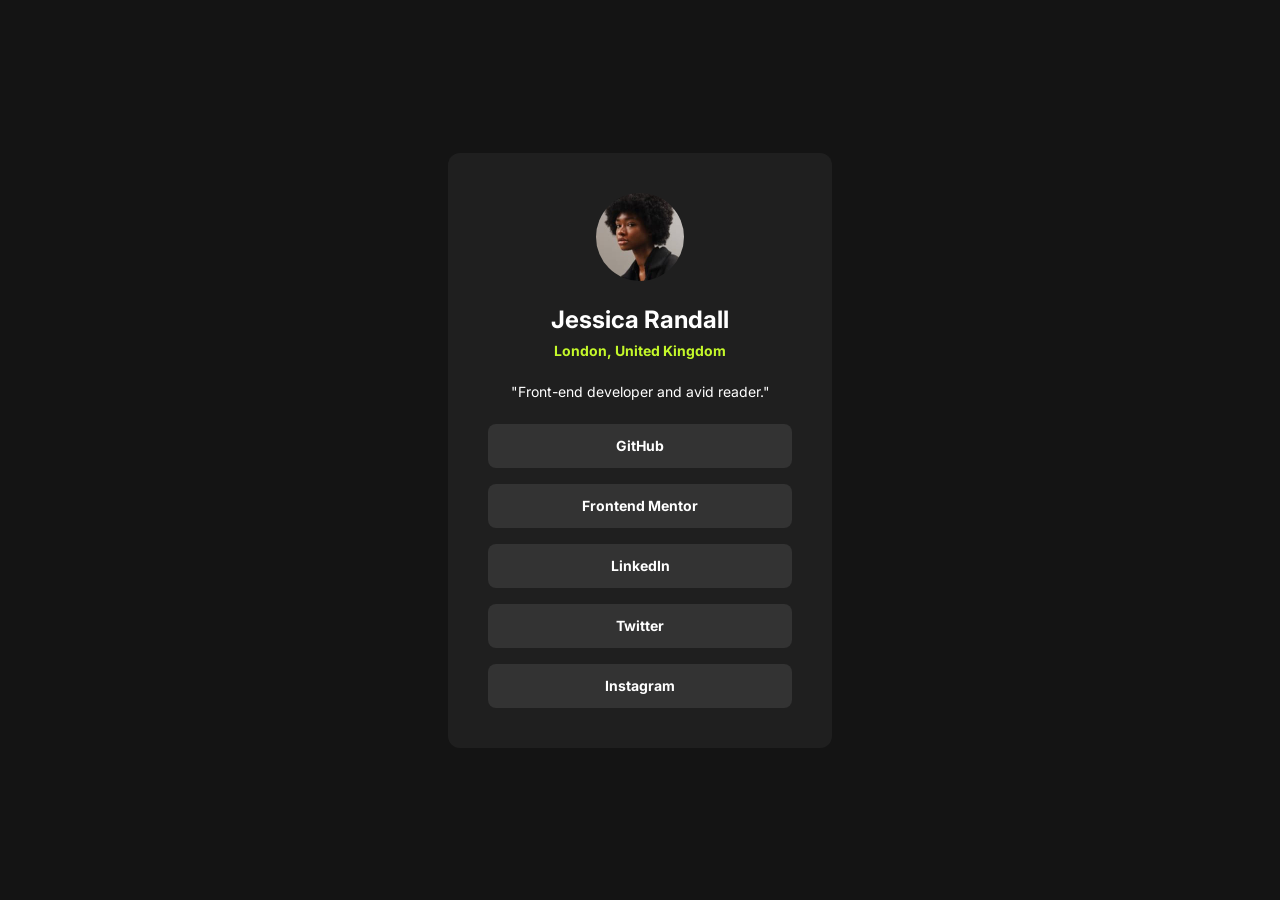
<file: Actividad1.4.bis/index.html>
<!DOCTYPE html>
<html lang="en">
<head>
  <meta charset="UTF-8">
  <meta name="viewport" content="width=device-width, initial-scale=1.0"> <!-- displays site properly based on user's device -->

  <link rel="icon" type="image/png" sizes="32x32" href="./assets/images/favicon-32x32.png">
  <link rel="preconnect" href="https://fonts.googleapis.com">
  <link rel="preconnect" href="https://fonts.gstatic.com" crossorigin>

<link href="https://fonts.googleapis.com/css2?family=Inter:wght@400;600;700&display=swap" rel="stylesheet">
  
  <title>Frontend Mentor | Social links profile</title>

  <!-- Feel free to remove these styles or customise in your own stylesheet 👍 -->
  <style>
    .attribution { font-size: 0.6875rem; text-align: center; }
    .attribution a { color: hsl(228, 45%, 44%); }
  </style>
</head>
<body>
<div id="contenedor-principal">
  <img src="./assets/images/avatar-jessica.jpeg" alt="Jessica Randall" width="88" height="88">
  <h1>Jessica Randall</h1>
  <p class="ubicacion">London, United Kingdom</p>
  <p class="descripcion">"Front-end developer and avid reader."</p>
<div class="links">
  <div class="contenedor">GitHub</div>
  <div class="contenedor">Frontend Mentor</div>
  <div class="contenedor">LinkedIn</div>
  <div class="contenedor">Twitter</div>
  <div class="contenedor">Instagram</div>
  </div>
</div>
</body>
<style>
  *{
    margin: 0;
    box-sizing: border-box;
    padding: 0;
  }
  body{
    min-height: 100vh;
    display: flex;
    justify-content: center;
    align-items: center;
    background-color: #141414;
    font-family: 'Inter', sans-serif;

  }
  #contenedor-principal{
    width: 384px;
    padding: 40px;
    background-color: #1f1f1f;
    border-radius: 12px;
    display: flex;
    flex-direction: column;
    align-items: center;
    
  }
  .contenedor{
    width: 100%;
    height: 44px;
    display: flex;
    align-items: center;
    justify-content: center;
    background-color: #333333;
    color: #ffff;
    border-radius: 8px;
    font-size: 14px;
    font-weight: 700;

  }
  img{
    width: 88px;
    height: 88px;
    border-radius: 50%;
  }
  .links{
    width: 100%;
    display: flex;
    flex-direction: column;
    gap: 16px;
  }
  h1{
    margin: 24px 0 8px;
    color: #ffff;
    font-size: 24px;
    font-weight: 700;
  }
  .ubicacion{
    color: #c4f82a;
    font-size: 14px;
    font-weight: 700;
  }
  .descripcion{
    margin: 24px 0;
    color: #ffff;
    font-size: 14px;
    font-weight: 400;
  }
  .contenedor:hover{
    background-color: #c4f82a;
    color: #141414;
    cursor: pointer;
  }
</style>
</html>
</file>
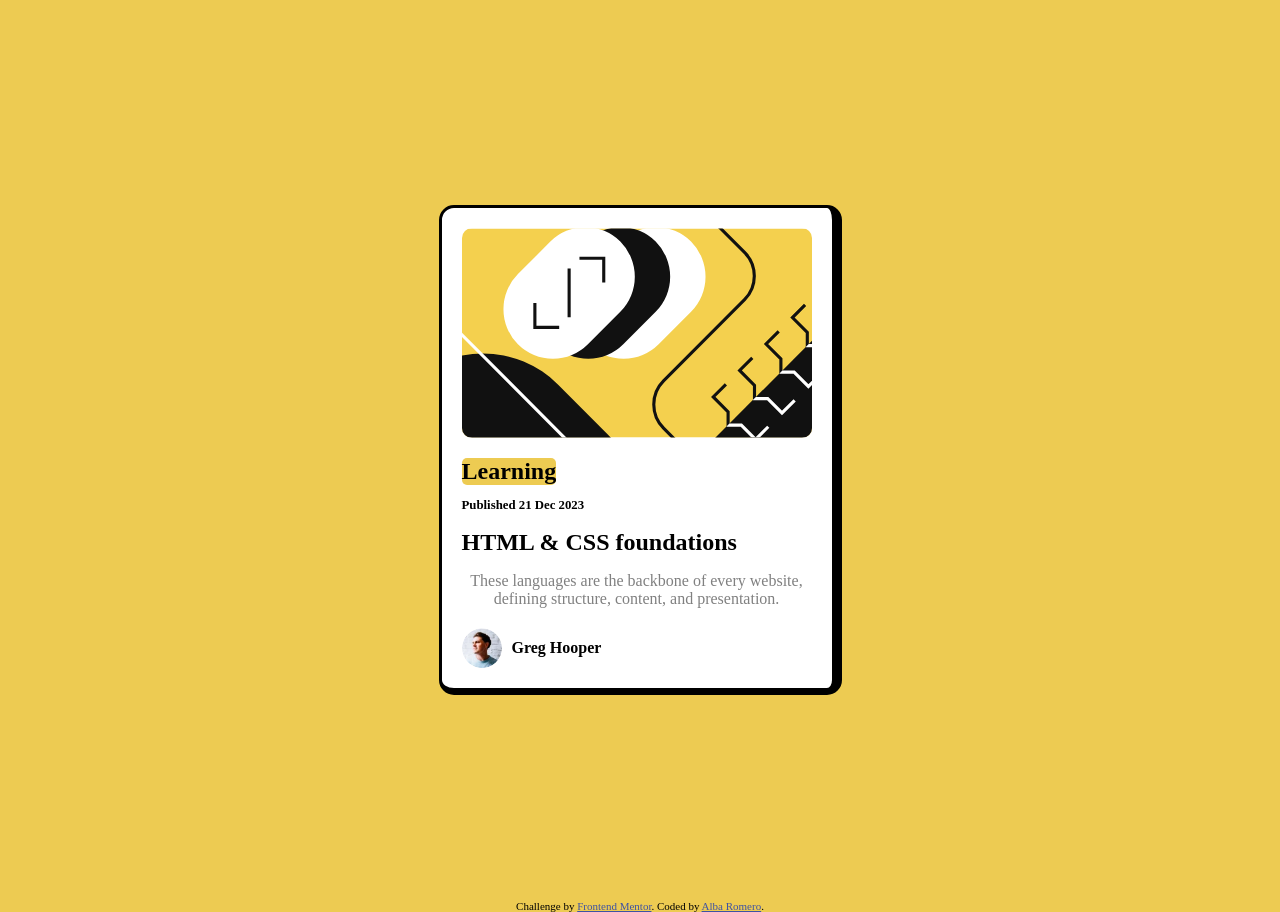
<file: Actividad_1.3.bis/index.html>
<!DOCTYPE html>
<html lang="en">
<head>
  <meta charset="UTF-8">
  <meta name="viewport" content="width=device-width, initial-scale=1.0"> <!-- displays site properly based on user's device -->

  <link rel="icon" type="image/png" sizes="32x32" href="./assets/images/favicon-32x32.png">
  
  <title>Frontend Mentor | Blog preview card</title>

  <!-- Feel free to remove these styles or customise in your own stylesheet 👍 -->
  <style>
    .attribution { font-size: 0.6875rem; text-align: center; }
    .attribution a { color: hsl(228, 45%, 44%); }
  </style>
</head>
<body>
<main>
 
  <div class="card">
    <img id="article-illustration" src="./assets/images/illustration-article.svg" alt="Ilustration">
    <h2>Learning</h2>

 <h3>Published 21 Dec 2023</h3>

  <h1>HTML & CSS foundations</h1>
  
  <p>These languages are the backbone of every website, defining structure, content, and presentation.</p>
  <div class="author">
<img src="./assets/images/image-avatar.webp" alt="Profile image of Greg Hopper">
  <p><strong>Greg Hooper</strong></p>

  </div>
 
  </div>

</main>

<style>
  h2{
    background-color: rgb(237, 203, 82);
    display: inline-block;
    align-self: flex-start;
    margin-bottom: 0;
    border-radius: 5px;
  }
   html{
    background-color: rgb(237, 203, 82);
   }
  .card {
    display: flex;
    flex-direction: column;
    align-items: center;
    text-align: center;
    padding: 20px;
    background-color: white;
    border-radius: 15px;
    width: 350px;
    border-right: 10px solid black;
    border-bottom: 7px solid black;
    border-left: 3px solid black;
    border-top: 3px solid black;

  }
  main{
    display: flex;
    justify-content: center;
    align-items: center;
    height: 100vh;
    width: 100%;
  }
  h1:hover{
    color: rgb(237, 203, 82);
  }
  #article-illustration{
    width: 100%;
    height: auto;
    border-radius: 10px;
  }
  html, body {
  margin: 0;
  width: 100%;
  min-height: 100%;
  }
  h3{
    align-self: flex-start;
    font-size: 0.8rem;
    margin-bottom: 0;
  }
  h1{
    align-self: flex-start;
    margin-bottom: 0;
    font-size: 1.5rem;
  }
  .author{
    display: flex;
    align-items: center;
    gap: 10px;
    align-self: flex-start;
  }
  .author img{
    width: 40px;
    height: 40px;
    border-radius: 50%;
  }
  .author p{
    margin: 0;
  }
  .card > p{
    margin-bottom: 20px;
    color: gray;
  }
</style>
 
  
  <footer class="attribution">
    Challenge by <a href="https://www.frontendmentor.io?ref=challenge">Frontend Mentor</a>. 
    Coded by <a href="#">Alba Romero</a>.
  </footer>
</body>
</html>
</file>
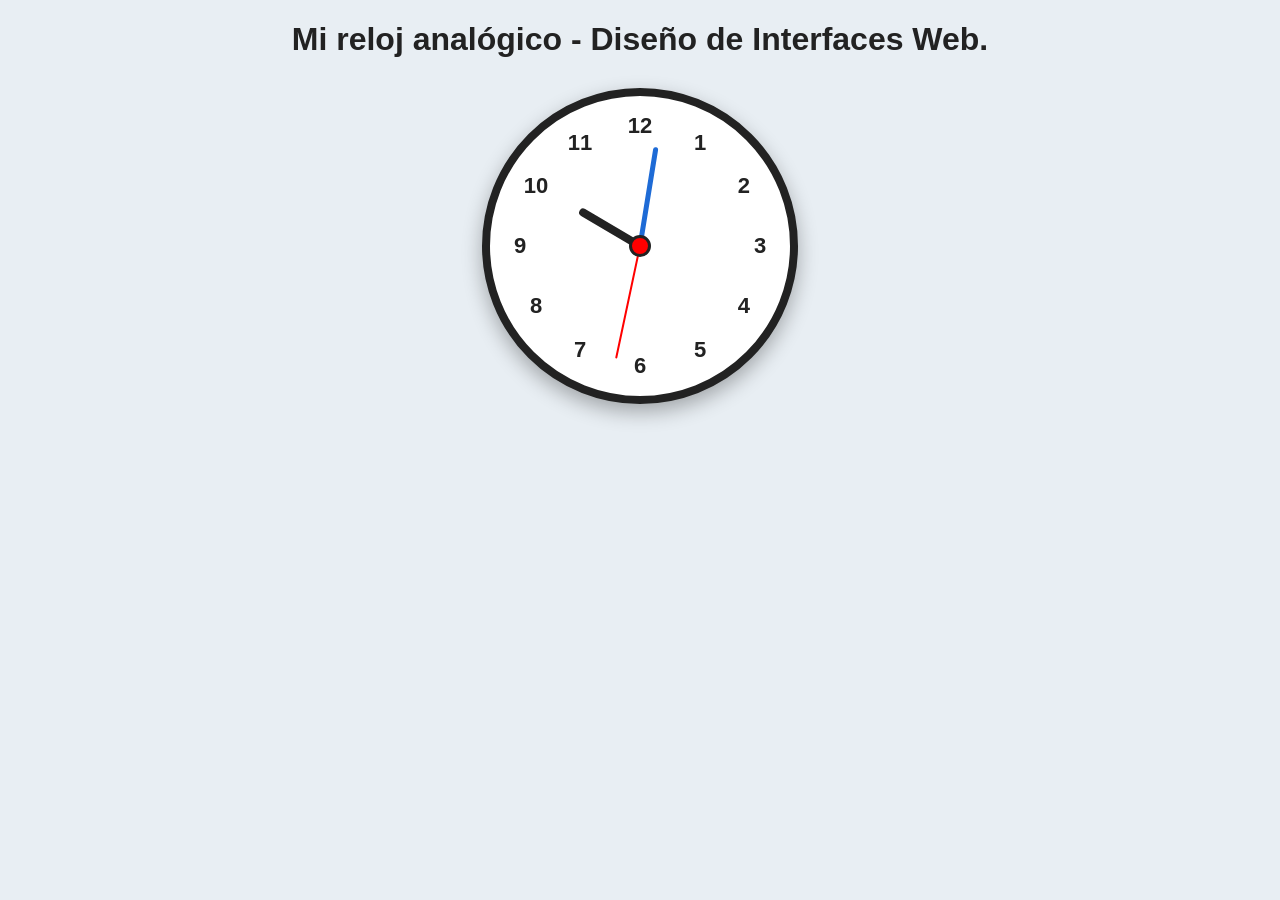
<file: reloj/index.html>
<!DOCTYPE html>
<html lang="es">
<head>
    <meta charset="UTF-8">
    <meta name="viewport" content="width=device-width, initial-scale=1.0">
    <title>Reloj analógico</title>
    <link rel="stylesheet" href="styles.css">
</head>
<body>
    <h1>Mi reloj analógico - Diseño de Interfaces Web.</h1>

    <div class="reloj">
        <div class="aguja horas"></div>
        <div class="aguja minutos"></div>
        <div class="aguja segundos"></div>
        <div class="centro"></div>
    </div>

    <p class="hora-digital" id="horaDigital"></p>

    <script src="script.js"></script>
</body>
</html>
</file>
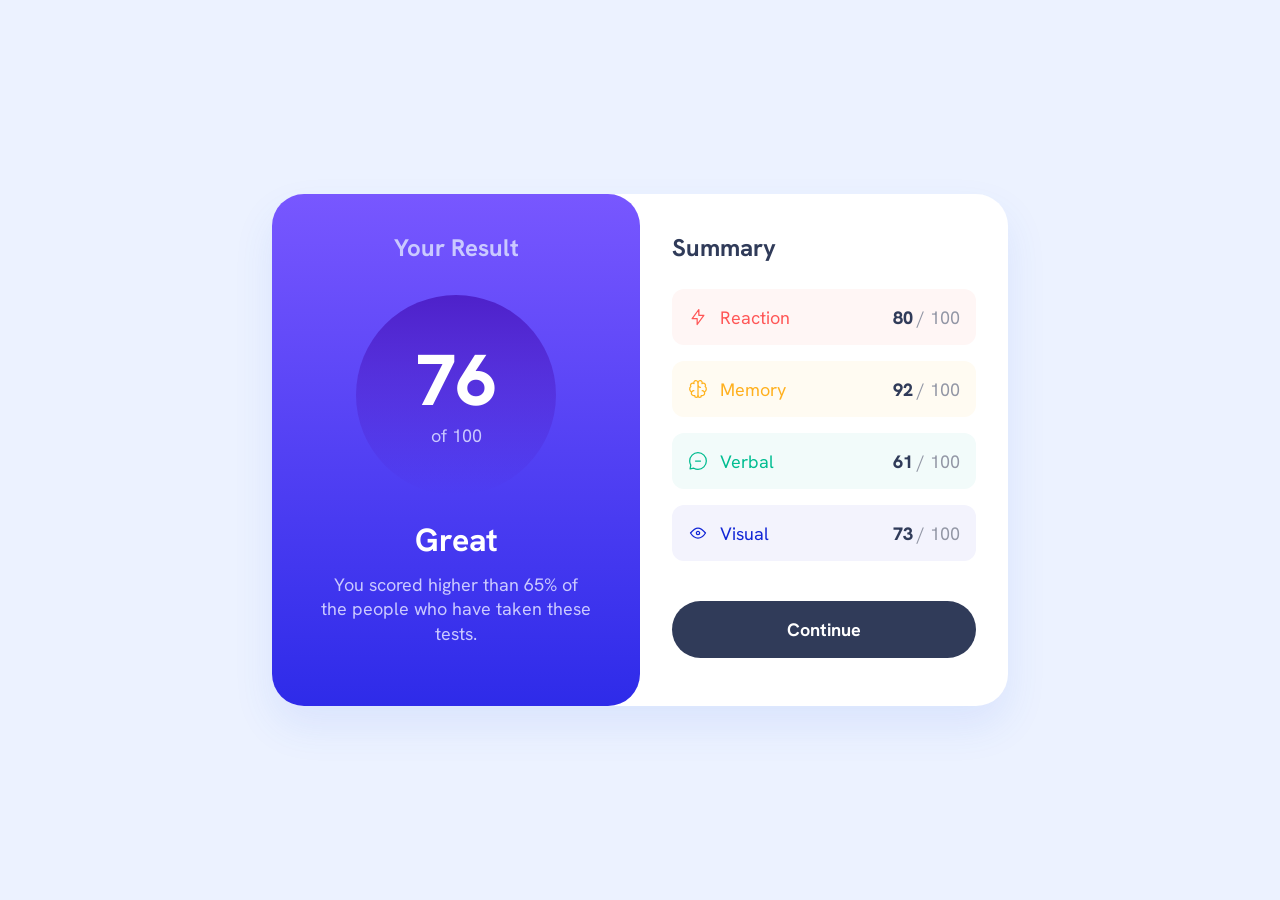
<file: results-summary-component-main/index.html>
<!DOCTYPE html>
<html lang="en">
<head>
  <meta charset="UTF-8">
  <meta name="viewport" content="width=device-width, initial-scale=1.0"> <!-- displays site properly based on user's device -->

  <link rel="icon" type="image/png" sizes="32x32" href="./assets/images/favicon-32x32.png">
  <link rel="stylesheet" href="styles.css">
  <title>Frontend Mentor | Results summary component</title>

</head>
<body>
  <main class="tarjeta-resultados">
   <section id="resultados">
<h2>Your Result</h2>
<div class="circulo">
<span class="puntuacion">76</span>
<span class="sobre">of 100</span>
</div>
<h1>Great</h1>
<p class="descripcion">You scored higher than 65% of the people
  who have taken these tests.
</p>
</section>

<section id="sumario">
  <h2>Summary</h2>
  <div class="estadisticas reaccion">
  <div class="categoria">
    <img src="./assets/images/icon-reaction.svg">
    <span>Reaction</span>
  </div>
  <p><strong>80</strong><span class="total">/ 100</span></p>
  </div>
  <div class="estadisticas memoria">
    <div class="categoria">
      <img src="./assets/images/icon-memory.svg">
      <span>Memory</span>
    </div>
    <p><strong>92</strong><span class="total">/ 100</span></p>
  </div>
  <div class="estadisticas verbal">
    <div class="categoria">
      <img src="./assets/images/icon-verbal.svg">
      <span>Verbal</span>
    </div>
    <p><strong>61</strong><span class="total">/ 100</span></p>
  </div>
  <div class="estadisticas visual">
    <div class="categoria">
      <img src="./assets/images/icon-visual.svg">
      <span>Visual</span>
    </div>
    <p><strong>73</strong><span class="total">/ 100</span></p>
  </div>
  <button type="button">Continue</button>
</section>

  </main>

</body>
</html>
</file>
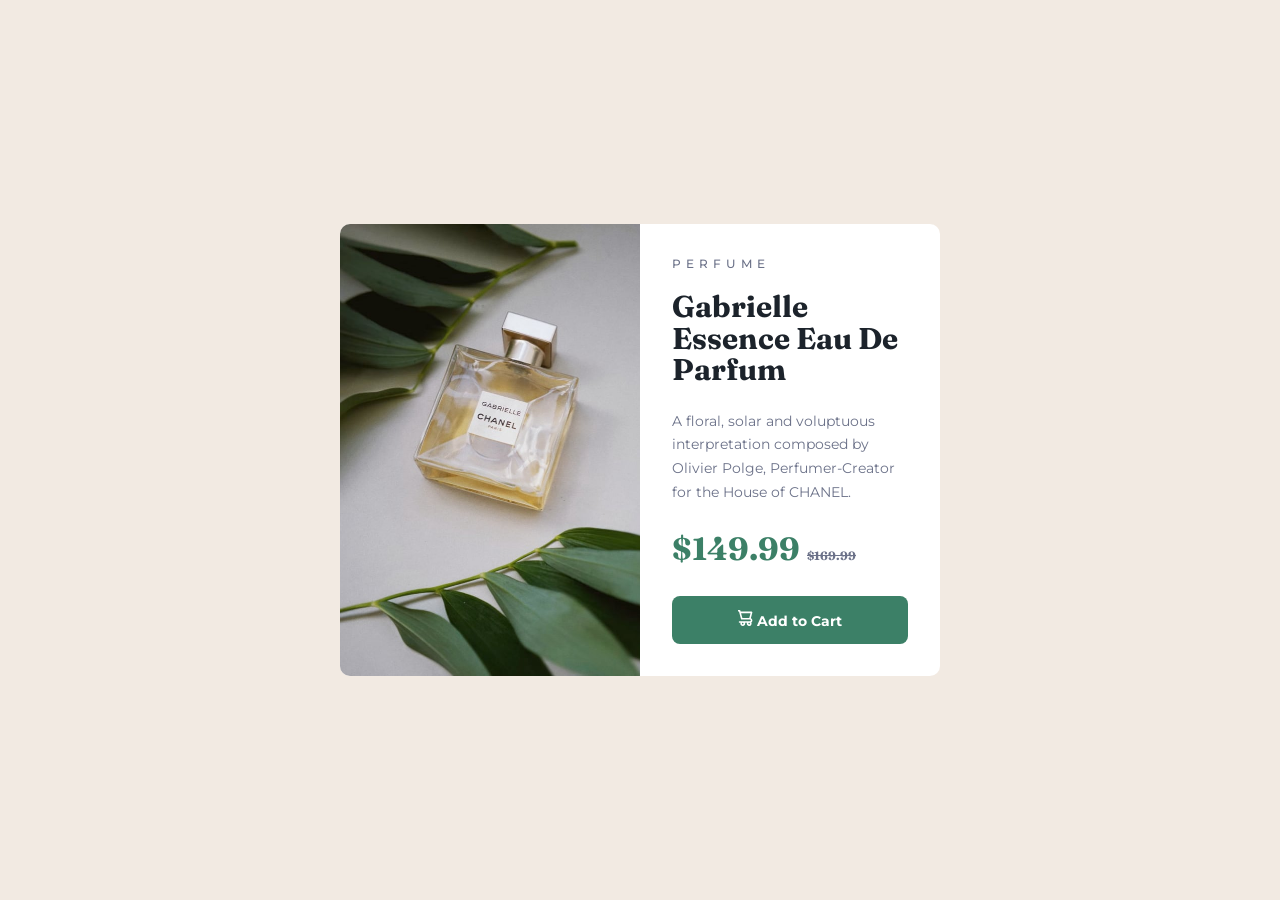
<file: Actividad 2.3/product-preview-card-component-main/index.html>
<!DOCTYPE html>
<html lang="en">
<head>
  <meta charset="UTF-8">
  <meta name="viewport" content="width=device-width, initial-scale=1.0"> <!-- displays site properly based on user's device -->

  <link rel="icon" type="image/png" sizes="32x32" href="./images/favicon-32x32.png">
  
  <title>Frontend Mentor | Product preview card component</title>

  <link rel="stylesheet" href="styles.css">


</head>
<body>

  <main id="tarjeta-principal">

    <div class="contenedor-imagen">
    <img src="./images/image-product-desktop.jpg">
    </div>

    <div class="contenido">
  <h3 class="categoria">Perfume</h3>

  <h1>Gabrielle Essence Eau De Parfum</h1>

  <p class="descripcion">A floral, solar and voluptuous interpretation composed by Olivier Polge, 
  Perfumer-Creator for the House of CHANEL.</p>

  <div class="precios">
  <span id="oferta">$149.99</h1>
  <span class="precio-anterior">$169.99</p>
  </div>

  <button type="button">
    <span aria-hidden="true"><img src="./images/icon-cart.svg"></span>
    Add to Cart</button>
</div>
  </main>

</body>
</html>
</file>
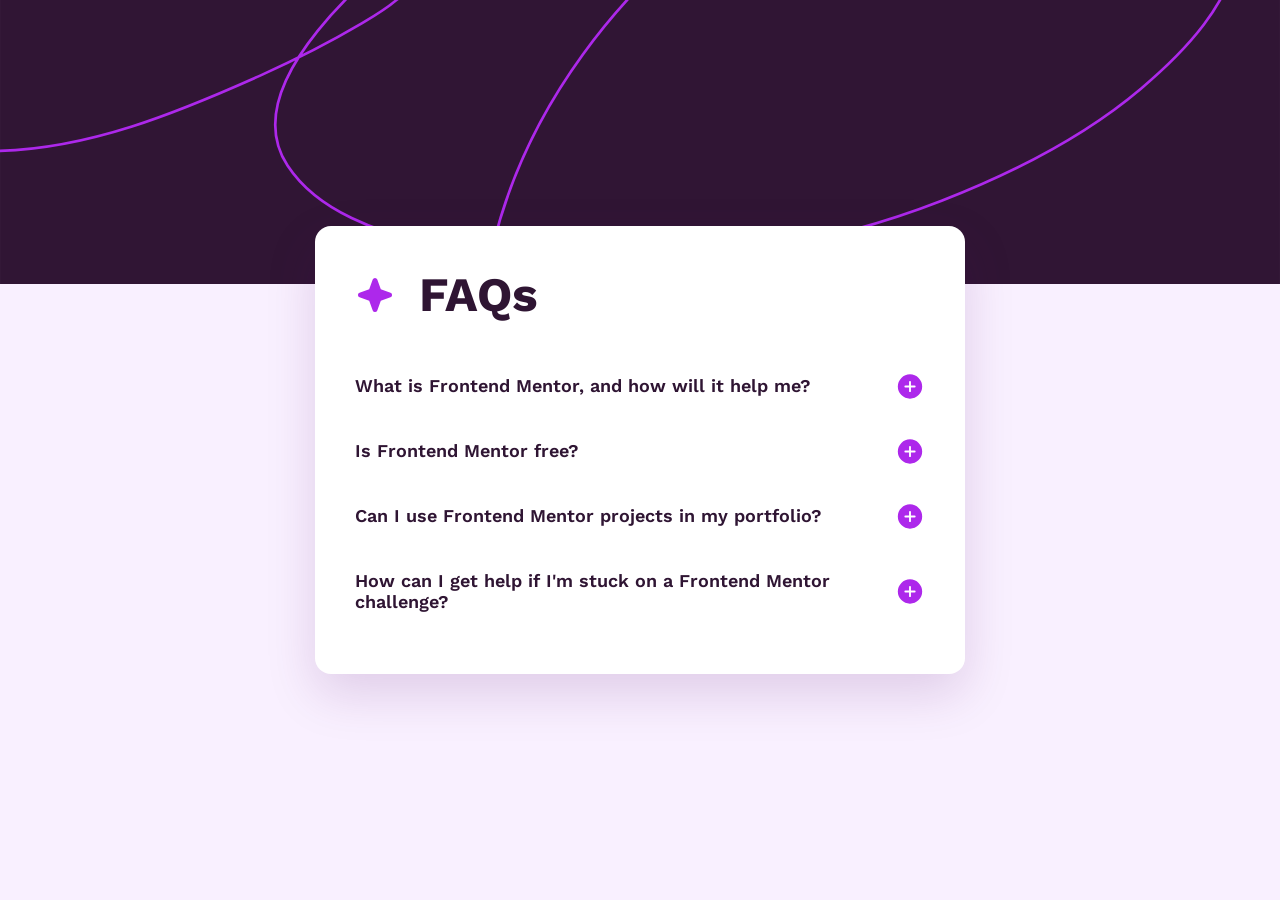
<file: Actividad_1.5.bis/faq-accordion-main/index.html>
<!DOCTYPE html>
<html lang="es">
<head>
  <meta charset="UTF-8">
  <meta name="viewport" content="width=device-width, initial-scale=1.0"> <!-- displays site properly based on user's device -->

  <link rel="icon" type="image/png" sizes="32x32" href="./assets/images/favicon-32x32.png">
  <link rel="preconnect" href="https://fonts.googleapis.com">
<link rel="preconnect" href="https://fonts.gstatic.com" crossorigin>
<link href="https://fonts.googleapis.com/css2?family=Work+Sans:wght@400;600;700&display=swap" rel="stylesheet">
  
  <title>Frontend Mentor | FAQ accordion</title>

  <!-- Feel free to remove these styles or customise in your own stylesheet 👍 -->
  <style>
    .attribution { font-size: 0.6875rem; text-align: center; }
    .attribution a { color: hsl(228, 45%, 44%); }
  </style>
  <link rel="stylesheet" href="styles.css">
  <script src="script.js" defer></script>
</head>
<body>
<div id="principal">
  <div id="cabecera">
    <img id="icono-cabecera" src="./assets/images/icon-star.svg" alt="Icono estrella">
  <h1>FAQs</h1>
  </div>
<section class="preguntas">
  <div class="pregunta">
    <div class="titulo-pregunta">
  <h2>What is Frontend Mentor, and how will it help me?</h2>
  <button class="boton"><img src="./assets/images/icon-plus.svg"></button>
  </div>
  <p>Frontend Mentor offers realistic coding challenges to help developers improve their 
  frontend coding skills with projects in HTML, CSS, and JavaScript. It's suitable for 
  all levels and ideal for portfolio building.</p>

  </div>
<div class="pregunta">
  <div class="titulo-pregunta">
  <h2>Is Frontend Mentor free?</h2>
  <button class="boton"><img src="./assets/images/icon-plus.svg"></button>
</div>
  <p>Yes, Frontend Mentor offers both free and premium coding challenges, with the free 
  option providing access to a range of projects suitable for all skill levels.</p>
  </div>
  <div class="pregunta">
  <div class="titulo-pregunta">
  <h2>Can I use Frontend Mentor projects in my portfolio?</h2>
  <button class="boton"><img src="./assets/images/icon-plus.svg"></button>
  </div>

  <p>Yes, you can use projects completed on Frontend Mentor in your portfolio. It's an excellent
  way to showcase your skills to potential employers!</p>

  </div>
<div class="pregunta">
  <div class="titulo-pregunta">
  <h2>How can I get help if I'm stuck on a Frontend Mentor challenge?</h2>
  <button class="boton"><img src="./assets/images/icon-plus.svg"></button>
  </div>
  <p>The best place to get help is inside Frontend Mentor's Discord community. There's a help 
  channel where you can ask questions and seek support from other community members.</p>
</div>
</section>
</div>


</body>
</html>
</file>
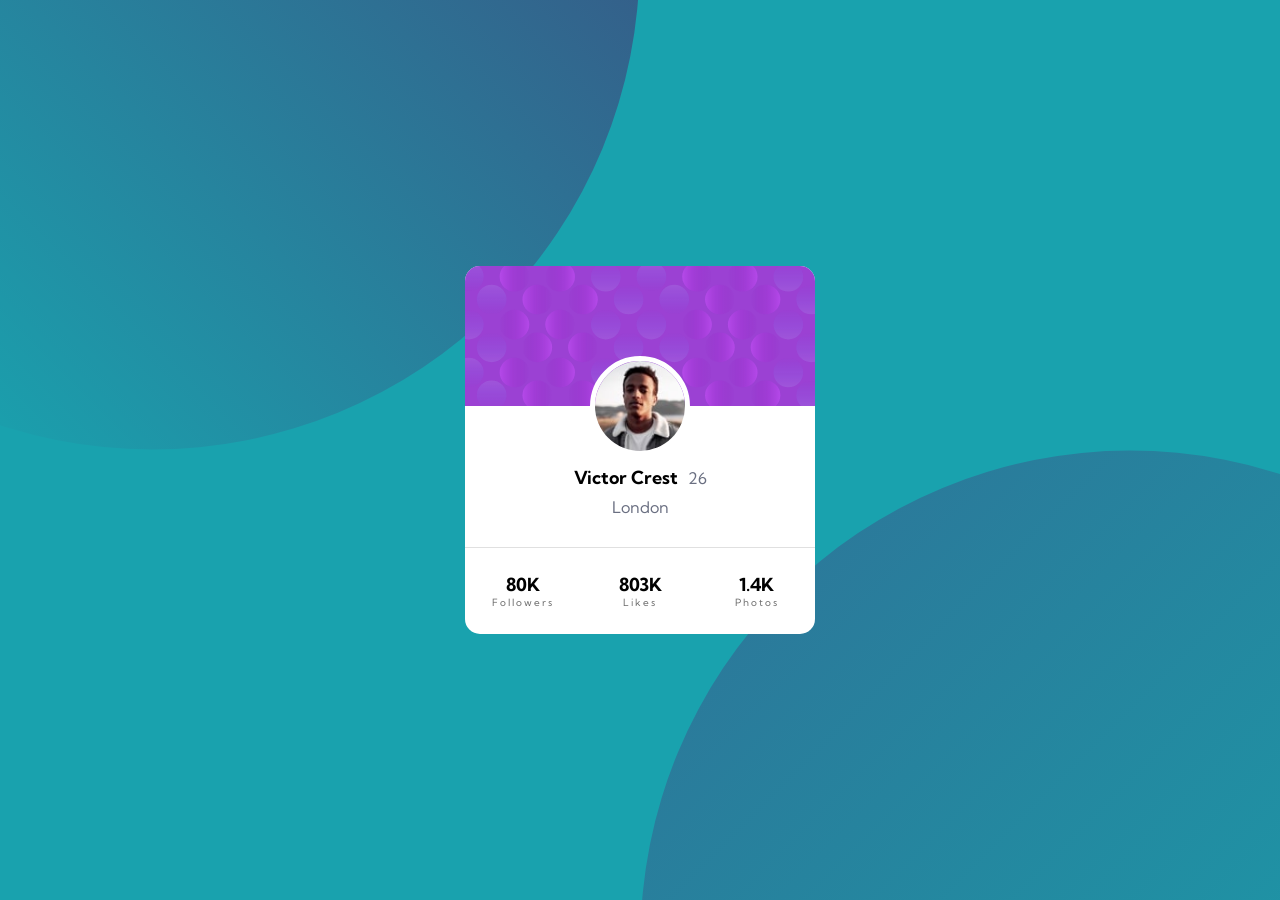
<file: Actividad_1.5/profile-card-component-main/index.html>
<!DOCTYPE html>
<html lang="en">
<head>
  <meta charset="UTF-8">
  <meta name="viewport" content="width=device-width, initial-scale=1.0"> <!-- displays site properly based on user's device -->
  <link rel="preconnect" href="https://fonts.googleapis.com">
<link rel="preconnect" href="https://fonts.gstatic.com" crossorigin>
<link
  href="https://fonts.googleapis.com/css2?family=Kumbh+Sans:wght@400;700&display=swap"
  rel="stylesheet"
>

  <link rel="icon" type="image/png" sizes="32x32" href="./images/favicon-32x32.png">
  
  <title>Frontend Mentor | Profile card component</title>

  <!-- Feel free to remove these styles or customise in your own stylesheet 👍 -->
  <style>
    .attribution { font-size: 0.6875rem; text-align: center; }
    .attribution a { color: hsl(228, 45%, 44%); }
  </style>
</head>
<body>
  <main class="card">
    <div class="card-header"></div>
    <img class="profile-image" src="./images/image-victor.jpg" alt="Victor Crest">
    <section class="profile-info">
      <div class="name">
        <h1>Victor Crest</h1>
        <span>26</span>
      </div>
      <p>London</p>
    </section>
  <section class="stats">
    <div class="stat">
      <strong>80K</strong>
      <span>Followers</span>
    </div>

    <div class="stat">
      <strong>803K</strong>
      <span>Likes</span>
    </div>
    <div class="stat">
      <strong>1.4K</strong>
      <span>Photos</span>
    </div>
  </section>
  </main>
</body>
<style>
  *{
    margin: 0;
    padding: 0;
    box-sizing: border-box;
  }
  body{
    min-height: 100vh;
    display: flex;
    justify-content: center;
    align-items: center;
    background-color: hsl(185, 75%, 39%);
    background-image: url("./images/bg-pattern-top.svg"), url("./images/bg-pattern-bottom.svg");
    background-repeat: no-repeat;
    background-position: right 50vw bottom 50vh, left 50vw top 50vh;
    font-family: "Kumbh Sans", sans-serif;
  }
  .card{
    width: 350px;
    background-color: #fff;
    border-radius: 15px;
    overflow: hidden;
    position: relative;
  }
  .stats{
    display: flex;
    margin-top: 30px;
    padding: 25px 0;
    border-top: 1px solid #e0e0e0;
  
  }
  .stat{
    flex: 1;
    text-align: center;
    display: flex;
    flex-direction: column;
  }
  .name{
    display: flex;
    justify-content: center;
    align-items: center;
    gap: 10px;
  }
  .card-header{
    width: 100%;
    height: 140px;
    background-image: url("./images/bg-pattern-card.svg");
    background-size: cover;
    background-position: center;
  }
  .profile-image{
    position: absolute;
    width: 100px;
    height: 100px;
    border-radius: 50%;
    border: 5px solid white;
    left: 125px;
    top: 90px;
  }
  .profile-info{
    padding-top: 60px;
    text-align: center;
  }
  .name h1{
    font-size: 18px;
    font-weight: 700;
  }
  .name span{
    color: hsl(227, 10%, 46%);
  }
  .profile-info > p{
    margin-top: 8px;
    color: #6b7082
  }
  .stat strong{
    font-size: 18px;
  }
  .stat span{
    font-size: 10px;
    letter-spacing: 2px;
    color: #6b6b6b;
  }
  .profile-info > p{
    margin-top: 8px;
    color: hsl(227, 10%, 46%);
  }
</style>
</html>
</file>
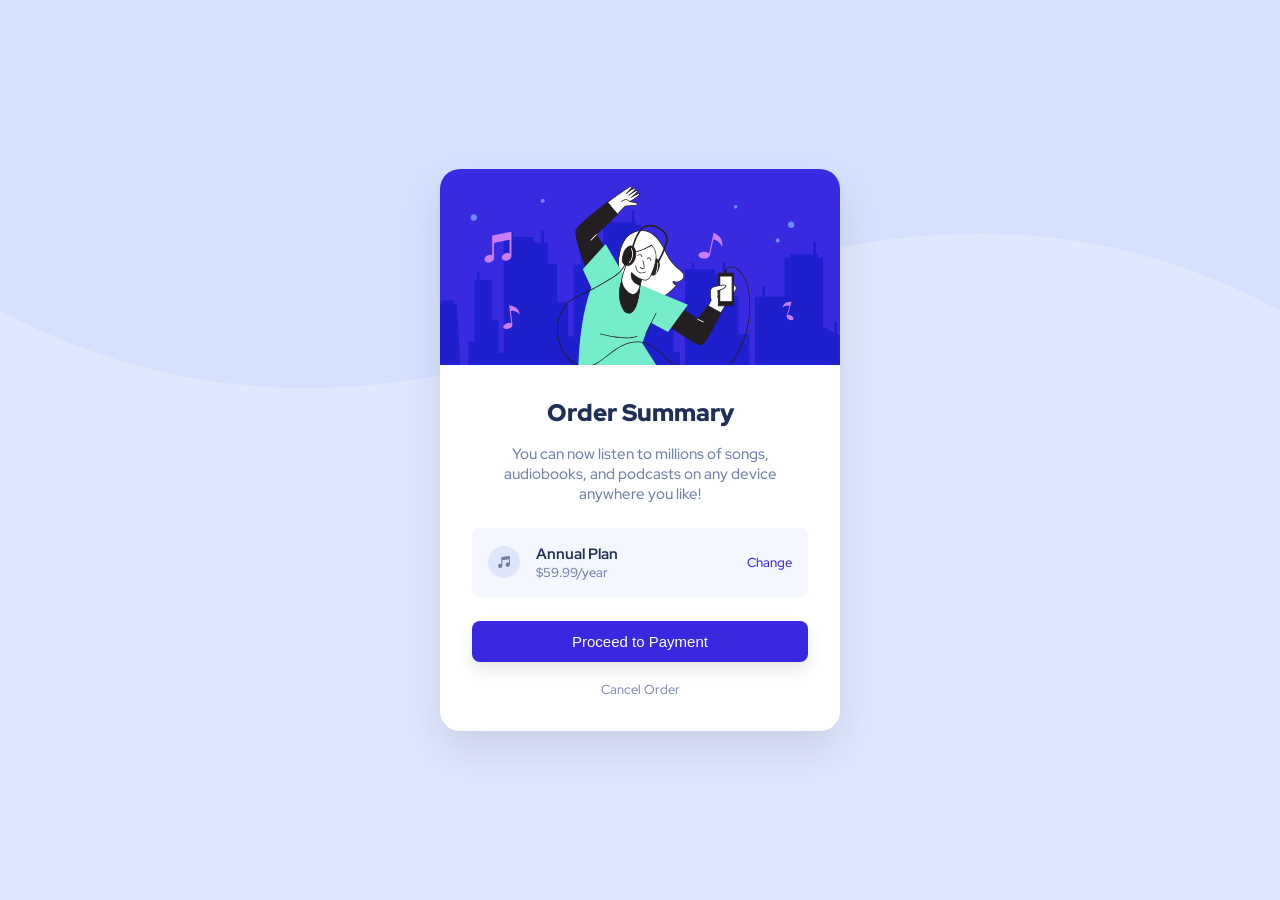
<file: order-summary-component-main/order-summary-component-main/index.html>
<!DOCTYPE html>
<html lang="en">
<head>
  <meta charset="UTF-8">
  <meta name="viewport" content="width=device-width, initial-scale=1.0"> <!-- displays site properly based on user's device -->

<link rel="icon" type="image/png" sizes="32x32" href="./images/favicon-32x32.png">
<link rel="preconnect" href="https://fonts.googleapis.com">
<link rel="preconnect" href="https://fonts.gstatic.com" crossorigin>
<link
  href="https://fonts.googleapis.com/css2?family=Red+Hat+Display:wght@500;700;900&display=swap"
  rel="stylesheet"
>

  
  <title>Frontend Mentor | Order summary card</title>

  <!-- Feel free to remove these styles or customise in your own stylesheet 👍 -->
  <style>
    .attribution { font-size: 0.6875rem; text-align: center; }
    .attribution a { color: hsl(228, 45%, 44%); }
  </style>
</head>
<body>

<div id="card">
   <img src="./images/illustration-hero.svg" alt="illustration-hero" class="illustration-hero">
  
<div class="container">
  <h1>Order Summary</h1>

  <p>You can now listen to millions of songs, audiobooks, and podcasts on any 
  device anywhere you like!</p>


<div class="plan">
 <div class="plan-info">


  <img src="./images/icon-music.svg" alt="icon-music" class="icon-music">
  <div>
 <strong>Annual Plan</strong>
  <span>$59.99/year</span>

  </div>
 </div>

 <a href="#">Change</a>
</div>
<button>Proceed to Payment</button>
  
  <a href="#" class="cancel-link">Cancel Order</a>

</div>
</div>
</body>

  
  <style>

  * {
    box-sizing: border-box;
    margin: 0;
    padding: 0;
  }
  body {
  font-family: 'Red Hat Display', sans-serif;
  background-color: hsl(225, 100%, 94%);
  display: flex;
  justify-content: center;
  align-items: center;
  min-height: 100vh;
  background-image: url('./images/pattern-background-desktop.svg');
  background-repeat: no-repeat;
  background-size: 100% auto;
  }
  h1 {
    font-size: 1.5rem;
    color: hsl(223, 47%, 23%);
    margin-bottom: 1rem;
    font-weight: 900;
  }
  p {
    font-size: 0.9375rem;
    color: hsl(224, 23%, 55%);
    margin-bottom: 1.5rem;
    font-weight: 500;
  }
  .container {
  padding: 2rem;
  text-align: center;
  }
  .plan {
    display: flex;
  align-items: center;
  justify-content: space-between;
  background-color: hsl(225, 100%, 98%);
  border-radius: 0.5rem;
  padding: 1rem;
  margin-bottom: 1.5rem;
  font-weight: 500;
  }
  .plan img {
    width: 2rem;
    height: 2rem;
  }
  .plan-info > div {
    display: flex;
    flex-direction: column;
    align-items: flex-start;
  }
  .plan strong {
    font-size: 0.9375rem;
    color: hsl(223, 47%, 23%);
  }
  .plan span {
    font-size: 0.8125rem;
    color: hsl(224, 23%, 55%);
  }
  .plan a {
    font-size: 0.8125rem;
    color: hsl(245, 75%, 52%);
    text-decoration: none;
  }
  button {
  background-color: hsl(245, 75%, 52%);
  color: hsl(0, 0%, 100%);
  border: none;
  border-radius: 0.5rem;
  padding: 0.75rem 1.5rem;
  font-size: 0.9375rem;
  cursor: pointer;
  margin-bottom: 1rem;
  width: 100%;
  box-shadow: 0 0.5rem 1rem rgba(0, 0, 0, 0.1);
  }
  button:hover {
    background-color: hsl(245, 75%, 60%);
  }
  .cancel-link {
    font-size: 0.8125rem;
    color: hsl(224, 23%, 55%);
    text-decoration: none;
  }
  .cancel-link:hover {
    text-decoration: underline;
  }
  #card {
  max-width: 400px;
  width: 100%;
  background-color: hsl(0, 0%, 100%);
  border-radius: 1.25rem;
  overflow: hidden;
  box-shadow: 0 1.25rem 2.5rem rgba(0, 0, 0, 0.1);
  }
  .illustration-hero {
     width: 100%;
  display: block;
  }
  .plan-info {
    display: flex;
    align-items: center;
    gap: 1rem;
}
@media (max-width: 600px) {
  body {
   background-image: url('./images/pattern-background-mobile.svg');
  }
  #card {
    margin: 1rem;
  }
}

  </style>
  
</body>
</html>
</file>
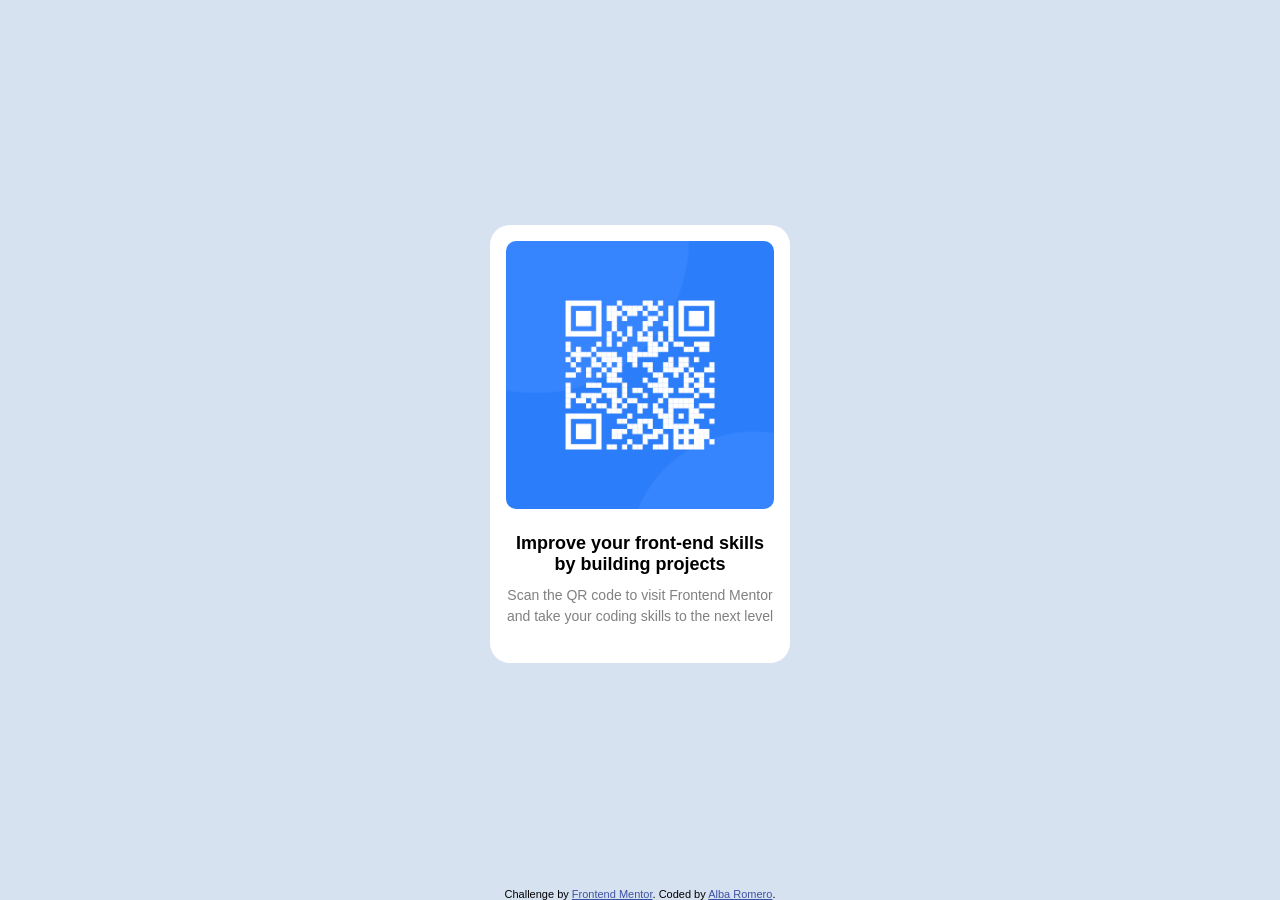
<file: qr-code-component-main/qr-code-component-main/index.html>
<!doctype html>
<html lang="en">
  <head>
    <meta charset="UTF-8" />
    <meta name="viewport" content="width=device-width, initial-scale=1.0" />
    <!-- displays site properly based on user's device -->

    <link
      rel="icon"
      type="image/png"
      sizes="32x32"
      href="./images/favicon-32x32.png"
    />

    <title>Frontend Mentor | QR code component</title>

    <!-- Feel free to remove these styles or customise in your own stylesheet 👍 -->
    <style>
      .attribution {
        font-size: 0.6875rem;
        text-align: center;
      }
      .attribution a {
        color: hsl(228, 45%, 44%);
      }
    </style>
  </head>
  <body>
    <main>
      <div id="contenedor">
        <img id="qr-code" src="./images/image-qr-code.png" alt="Código QR" />

        <h1 style="color: black; font-size: 18px; margin-top: 20px; margin-bottom: 10px;">
          Improve your front-end skills by building projects
          </h1>

        <p style="color: gray; font-size: 14px; line-height: 1.5; margin-top: 0; margin-bottom: 20px;">
          Scan the QR code to visit Frontend Mentor and take your coding skills
          to the next level
        </p>
      </div>
      <style>
        #qr-code {
          width: 100%;
          border-radius: 10px;
        }
        body {
          background-color: hsl(212, 45%, 89%);
          font-family: "Outfit", sans-serif;
          display: flex;
          flex-direction: column;
          min-height: 100vh;
          margin: 0;
        }
        #contenedor {
          background-color: white;
          border-radius: 20px;
          padding: 16px;
          width: 300px;
          box-sizing: border-box;
          text-align: center;
        }

        main {
          display: flex;
          justify-content: center;
          align-items: center;
          flex: 1;
        }
      </style>
    </main>

    <footer class="attribution">
      Challenge by
      <a href="https://www.frontendmentor.io?ref=challenge">Frontend Mentor</a>.
      Coded by <a href="#">Alba Romero</a>.
    </footer>
  </body>
</html>
</file>
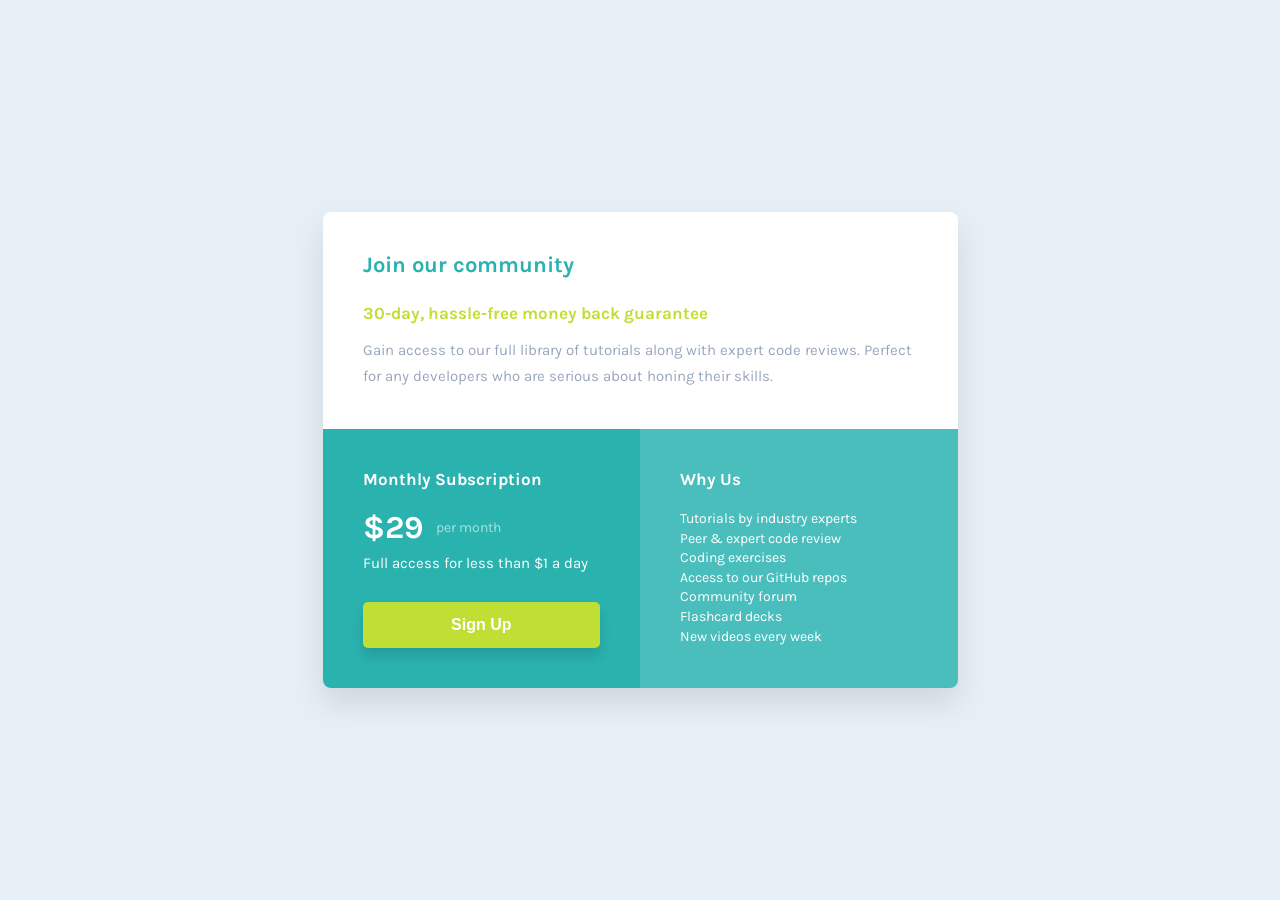
<file: single-price-grid-component-master/single-price-grid-component-master/index.html>
<!DOCTYPE html>
<html lang="es">
<head>
  <meta charset="UTF-8">
  <meta name="viewport" content="width=device-width, initial-scale=1.0"> <!-- displays site properly based on user's device -->

  <link rel="icon" type="image/png" sizes="32x32" href="./images/favicon-32x32.png">
  <link rel="stylesheet" href="styles.css">
  
<link rel="preconnect" href="https://fonts.googleapis.com">
<link rel="preconnect" href="https://fonts.gstatic.com" crossorigin>

<link href="https://fonts.googleapis.com/css2?family=Karla:wght@400;700&display=swap" rel="stylesheet">

  <title>Frontend Mentor | Single Price Grid Component</title>

</head>
<body>
  <main id="contenedor-principal">
    <section id="contenedor-superior">

 <h1>Join our community</h1>

  <h2>30-day, hassle-free money back guarantee</h2>

    <p>Gain access to our full library of tutorials along with expert code reviews. 
  Perfect for any developers who are serious about honing their skills.</p>

    </section>
 
<section id="contenedor-suscribirse">
 <h2>Monthly Subscription</h2>

 <div class="precio">

  <span class="cantidad">&dollar;29</span>
<span class="periodo">per month</span>
 </div>
 <p>Full access for less than &dollar;1 a day</p>

<button>Sign Up</button>

</section>

</div>


<section id="contenedor-inferior">
  <h2>Why Us</h2>
 <ul>
  <li>Tutorials by industry experts</li>
  <li>Peer &amp; expert code review</li>
  <li>Coding exercises</li>
  <li>Access to our GitHub repos</li>
  <li>Community forum</li>
  <li>Flashcard decks</li>
  <li>New videos every week</li>
  </ul>
    </section>
</body>
</html>
</file>
<file: reloj/styles.css>
body{
    font-family: Arial, sans-serif;
    text-align: center;
    background-color: #e8eef3;
}

h1{
    color: #222;
}

.reloj{
    width: 300px;
    height: 300px;
    background-color: white;
    border: 8px solid #222;
    border-radius: 50%;
    margin: 30px auto;
    position: relative;
    box-shadow: 0 8px 20px rgba(0, 0, 0, 0.3);
}

.numero{
    position: absolute;
    transform: translate(-50%, -50%);
    font-size: 22px;
    font-weight: bold;
    color: #222;
}

.aguja{
    position: absolute;
    bottom: 50%;
    left: 50%;
    transform: translateX(-50%);
    transform-origin: bottom center;
    border-radius: 10px;
}

.horas{
    width: 8px;
    height: 70px;
    background-color: #222;
}

.minutos{
    width: 5px;
    height: 100px;
    background-color: #1e6bd6;
}

.segundos{
    width: 2px;
    height: 115px;
    background-color: red;
}

.centro{
    position: absolute;
    width: 16px;
    height: 16px;
    background-color: red;
    border: 3px solid #222;
    border-radius: 50%;
    left: 50%;
    top: 50%;
    transform: translate(-50%, -50%);
}
</file>
<file: results-summary-component-main/styles.css>
@import url('https://fonts.googleapis.com/css2?family=Hanken+Grotesk:wght@500;700;800&display=swap');
*{
    margin: 0;
    padding: 0;
    box-sizing: border-box;
}

body{
    min-height: 100vh;
    display: flex;
    justify-content: center;
    align-items: center;
    background-color: #ecf2ff;
    font-family: 'Hanken Grotesk', sans-serif;
}

.tarjeta-resultados{
    display: flex;
    width: 736px;
    min-height: 512px;
    background-color: white;
    border-radius: 32px;
    box-shadow: 0 20px 40px rgba(61, 108, 236, 0.10);
}

#resultados{
    width: 50%;
    padding: 38px 48px;
    border-radius: 32px;
    background: linear-gradient(to bottom, #7857ff, #2e2be9);
    color: white;
    text-align: center;
    display: flex;
    flex-direction: column;
    align-items: center;
}

#resultados h2{
    font-size: 24px;
    color: #cac9ff;
    margin-bottom: 32px;
}

.circulo{
    width: 200px;
    height: 200px;
    border-radius: 50%;
    background: linear-gradient(to bottom,
    rgb(78, 33, 202, 1),
    rgba(36, 33, 202, 0));
    display: flex;
    flex-direction: column;
    align-items: center;
    justify-content: center;
    margin-bottom: 24px;
}

.puntuacion{
    font-size: 72px;
    font-weight: 800;
    line-height: 1;
}

.sobre{
    color: #cac9ff;
    font-size: 18px;
    margin-top: 8px;
}

#resultados h1{
    font-size: 32px;
    margin-bottom: 12px;
}

#sumario{
    width: 50%;
    padding: 38px 32px;
    display: flex;
    flex-direction: column;
}

.descripcion{
    color: #cac9ff;
    font-size: 18px;
    line-height: 1.35;
}

#sumario h2{
    color: #303b59;
    font-size: 24px;
    margin-bottom: 26px;
}

.estadisticas{
    display: flex;
    align-items: center;
    justify-content: space-between;
    padding: 16px;
    margin-bottom: 16px;
    border-radius: 12px;
    font-size: 18px;
    width: 100%;
    min-height: 56px;
    
}

.categoria{
    display: flex;
    align-items: center;
    gap: 12px;
}

.categoria img{
    width: 20px;
    height: 20px;
}

.estadisticas p{
    color: #303b59;
    white-space: nowrap;
}

.estadisticas strong{
    font-weight: 800;
}

.total{
    color: #9296a5;
    margin-left: 4px;
}

.reaccion{
    background-color: #fff6f5;
    color: #ff5757;
}

.memoria{
    background-color: #fffbf2;
    color: #ffb01f;
}

.verbal{
    background-color: #f2fbfa;
    color: #00bd91;
}

.visual{
    background-color: #f3f3fd;
    color: #1125d6;
}

button{
    width: 100%;
    padding: 17px;
    margin-top: 24px;
    border: none;
    border-radius: 32px;
    background-color: #303b59;
    color: white;
    font-family: inherit;
    font-size: 18px;
    font-weight: 700;
    cursor: pointer;
}


@media (max-width: 600px) {
    body {
        align-items: flex-start;
        background-color: white;
    }

    .tarjeta-resultados {
        width: 100%;
        min-height: 100vh;
        flex-direction: column;
        border-radius: 0;
        box-shadow: none;
    }

    #resultados {
        width: 100%;
        padding: 24px 30px 40px;
        border-radius: 0 0 32px 32px;
    }

    #resultados h2 {
        font-size: 18px;
        margin-bottom: 24px;
    }

    .circulo {
        width: 140px;
        height: 140px;
        margin-bottom: 24px;
    }

    .puntuacion {
        font-size: 56px;
    }

    .sobre {
        font-size: 16px;
    }

    #resultados h1 {
        font-size: 24px;
        margin-bottom: 8px;
    }

    .descripcion {
        max-width: 320px;
        font-size: 16px;
        line-height: 1.4;
    }

    #sumario {
        width: 100%;
        padding: 24px 30px;
    }

    #sumario h2 {
        font-size: 18px;
        margin-bottom: 22px;
    }

    .estadisticas {
        min-height: 56px;
        padding: 16px;
        margin-bottom: 16px;
        font-size: 16px;
        border-radius: 12px;
    }

    .categoria {
        gap: 10px;
    }

    .categoria img {
        width: 20px;
        height: 20px;
    }

    button {
        margin-top: 8px;
        padding: 17px;
        font-size: 16px;
    }
}
</file>
<file: Actividad 2.3/product-preview-card-component-main/styles.css>
@import url('https://fonts.googleapis.com/css2?family=Fraunces:wght@700&family=Montserrat:wght@500;700&display=swap');


*{
    margin: 0;
    padding: 0;
    box-sizing: border-box;
}

body{
    min-height: 100vh;
    background-color: #f2eae2;
    display: flex;
    justify-content: center;
    align-items: center;
    padding: 20px;
    font-family: 'Montserrat', sans-serif;
}

#tarjeta-principal{
    display: flex;
    flex-direction: row;
    width: 600px;
    max-width: 100%;
    background-color: white;
    border-radius: 10px;
    overflow: hidden;
}

.contenedor-imagen{
    width: 50%;
    display: flex;
}

.contenedor-imagen img{
    width: 100%;
    height: 100%;
    object-fit: cover;
    display: block;
}

.contenido{
    width: 50%;
    padding: 32px;
    display: flex;
    flex-direction: column;
    align-items: flex-start;
}

.categoria{
    font-size: 12px;
    font-weight: 500;
    letter-spacing: 5px;
    text-transform: uppercase;
    color: #6c7289;
    margin-bottom: 20px;
}

.contenido h1{
    font-family: 'Fraunces', serif;
    font-size: 30px;
    line-height: 1.05;
    color: #1c232b;
    margin-bottom: 24px;
}

.descripcion{
    color: #6c7289;
    font-size: 14px;
    line-height: 1.7;
    margin-bottom: 24px;
}

.precios{
    display: flex;
    align-items: center;
    gap: 18px;
    margin-bottom: 28px;
}

#oferta{
    color: #3c8067;
    font-family: 'Fraunces', serif;
    font-size: 32px;
    font-weight: 700;
}

.precio-anterior{
    color: #6c7289;
    font-size: 12px;
    text-decoration: line-through;
}

button{
    width: 100%;
    min-height: 48px;
    background-color: #3c8067;
    color: white;
    border: none;
    border-radius: 8px;
    font-family: 'Montserrat', sans-serif;
    font-size: 14px;
    font-weight: 700;
    cursor: pointer;
}

button:hover{
    background-color: #1a4031;
}

@media(max-width: 600px){
    #tarjeta-principal{
        flex-direction: column;
        width: 343px;
    }
    .contenedor-imagen{
        width: 100%;
        height: 240px;
    }
    .contenedor-imagen img{
        object-fit: cover;
    }
    .contenido{
        width: 100%;
        padding: 24px;
    }
    .contenido h1{
        font-size: 32px;
        line-height: 1;
        margin-bottom: 20px;
    }
    .categoria {
        margin-bottom: 16px;
    }

    .descripcion {
        margin-bottom: 24px;
    }

    .precios {
        margin-bottom: 20px;
    }

}
</file>
<file: Actividad_1.5.bis/faq-accordion-main/styles.css>
*{
  padding: 0;
  margin: 0;
  box-sizing: border-box;
}
body{
  min-height: 100vh;
  font-family: 'Work Sans', sans-serif;
  display: flex;
  justify-content: center;
  align-items: center;
  background-color: hsl(275, 100%, 97%);
  background-image: url("./assets/images/background-pattern-desktop.svg");
  background-repeat: no-repeat;
  background-position: top center;
  background-size: 100% auto;
  padding: 20px;
}
#principal{
   width: 100%;
    max-width: 650px;
    background-color: white;
    padding: 40px;
    display: flex;
    flex-direction: column;
    border-radius: 16px;
    box-shadow: 0 20px 50px rgba(80, 0, 100, 0.15);
}

#cabecera{
display: flex;
align-items: center;
gap: 24px;
margin-bottom: 30px;
}

#cabecera h1{
  font-size: 48px;
  font-weight: 700;
  color: hsl(292, 42%, 14%);
}

#icono-cabecera{
  width: 40px;
  height: 40px;
}

.preguntas h2{
  position: relative;
  padding: 22px 50px 22px 0;
  font-size: 18px;
  font-weight: 600;
  color: hsl(292, 42%, 14%);
  border-bottom: 1px solid hsl(275, 100%, 97%);
  cursor: pointer;
}
.titulo-pregunta{
  display: flex;
  align-items: center;
  justify-content: space-between;
  gap: 20px;
}
.titulo-pregunta h2{
  border: none;
  padding: 22px 0;
}
.boton{
  border: none;
  background: none;
  cursor: pointer;
  width: 30px;
  height: 30px;
  flex-shrink: 0;
}
.pregunta p{
  display: none;
  color: hsl(292, 16%, 49%);
  font-size: 16px;
  line-height: 1.5;
  padding: 0 0 20px 0;
}
.pregunta.abierta p{
  display: block;
}
.titulo.pregunta h2:hover{
  color: hsl(281, 83%, 54%);
}
.titulo-pregunta h2:hover {
  color: hsl(281, 83%, 54%);
}

@media (max-width: 600px){
    body{
        padding: 24px;
        background-image: url("./assets/images/background-pattern-mobile.svg");
        background-size: 100% auto;
        align-items: flex-start;
        padding-top: 140px;
    }

    #principal{
        width: 100%;
        max-width: 100%;
        padding: 24px;
        border-radius: 8px;
    }
    #cabecera{
        gap: 20px;
        margin-bottom: 20px;
    }
    #cabecera h1{
        font-size: 32px;
    }
    #icono-cabecera{
        width: 24px;
        height: 24px;
    }
    .titulo-pregunta{
        gap: 15px;
    }
    .titulo-pregunta h2{
        font-size: 16px;
        padding: 18px 0;
    }
    .boton{
        width: 25px;
        height: 25px;
    }
    .pregunta p{
        font-size: 14px;
        line-height: 1.5;
        padding-bottom: 18px;
    }

}
</file>
<file: single-price-grid-component-master/single-price-grid-component-master/styles.css>
*{
    margin: 0;
    padding: 0;
    box-sizing: border-box;
}

body{
    font-family: 'Karla', sans-serif;
    background-color: #e5eff5;
    min-height: 100vh;
    display: flex;
    justify-content: center;
    align-items: center;
}

#contenedor-principal{
    width: 635px;
    display: grid;
    grid-template-columns: 1fr 1fr;
    border-radius: 8px;
    overflow: hidden;
    box-shadow:0 15px 30px rgba(0, 0, 0, 0.10);
}

#contenedor-superior{
    grid-column: 1 / 3;
    background-color: white;
    padding: 40px;
}

#contenedor-superior h1{
    color: #2ab2af;
    font-size: 22px;
    margin-bottom: 25px;
}

#contenedor-superior h2{
    color: #c0df34;
    font-size: 17px;
    margin-bottom: 15px;
}

#contenedor-superior p{
    color: #98a6bd;
    font-size: 15px;
    line-height: 1.7;
}

#contenedor-inferior{
    background-color: #4abebd;
    padding: 40px;
    color: white;
}

#contenedor-inferior h2{
    font-size: 17px;
    margin-bottom: 20px;
}

#contenedor-inferior ul{
    list-style: none;
}

#contenedor-inferior li{
    font-size: 14px;
    line-height: 1.4;
    color: rgba(255, 255, 255 0.8);
}

#contenedor-suscribirse{
    background-color: #2ab2af;
    padding: 40px;
    color: white;
}

#contenedor-suscribirse h2{
    font-size: 17px;
    margin-bottom: 20px;
}

.precio{
    display: flex;
    align-items: center;
    gap: 12px;
    margin-bottom: 8px;
}

.cantidad{
    font-size: 32px;
    font-weight: bold;
}

.periodo{
    color: rgba(255, 255, 255, 0.6);
    font-size: 14px;
}

#contenedor-suscribirse p{
    font-size: 15px;
    margin-bottom: 30px;
}

#contenedor-suscribirse button{
    width: 100%;
    padding: 14px;
    border: none;
    border-radius: 5px;
    background-color: #c0df34;
    color: white;
    font-size: 16px;
    font-weight: bold;
    cursor: pointer;
    box-shadow: 0 8px 12px rgba(0, 0, 0, 0.12);
}

@media(max-width: 650px){
    body{
        padding: 30px 20px;
    }

    #contenedor-principal{
        width: 100%;
        max-width: 400px;
        grid-template-columns: 1fr;
    }
    #contenedor-superior{
        grid-column: 1;
        padding: 25px;
    }
    #contenedor-suscribirse{
        padding: 25px;
    }
    #contenedor-inferior{
        padding: 25px;
    }
}
</file>
